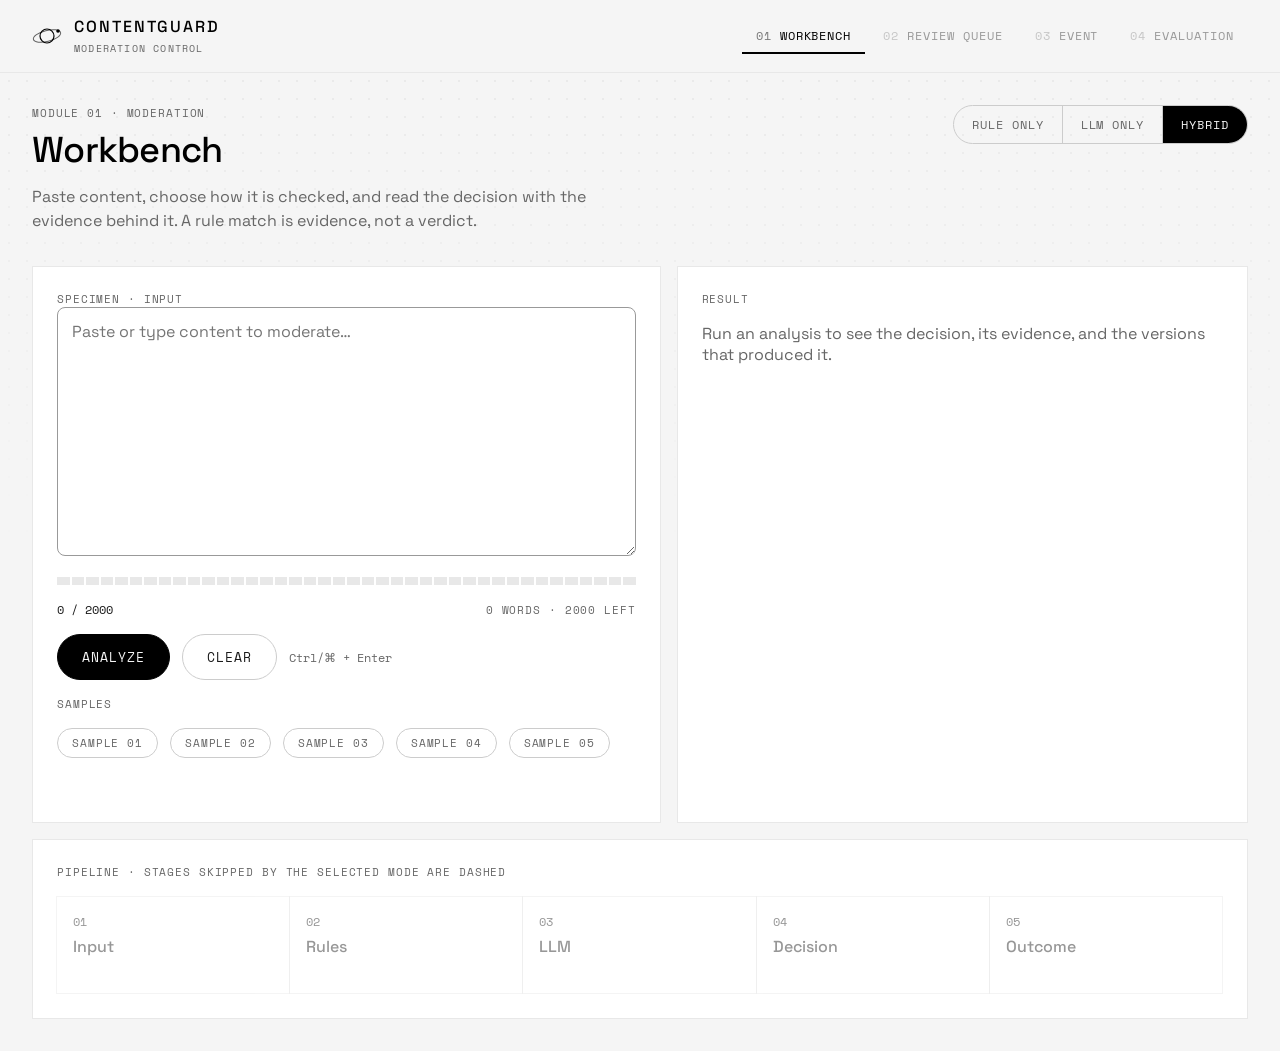
<file: pages/index.html>
<!doctype html>
<html lang="en">
<head>
<meta charset="utf-8">
<meta name="viewport" content="width=device-width, initial-scale=1">
<title>ContentGuard · Workbench</title>
<link rel="stylesheet" href="../assets/theme.css">
</head>
<body>
<header class="site" id="site"></header>
<div class="banner" id="banner" role="status"></div>
<main id="main"></main>
<script src="../js/api.js"></script>
<script src="../js/shell.js"></script>
<script src="../js/workbench.js"></script>
</body>
</html>
</file>
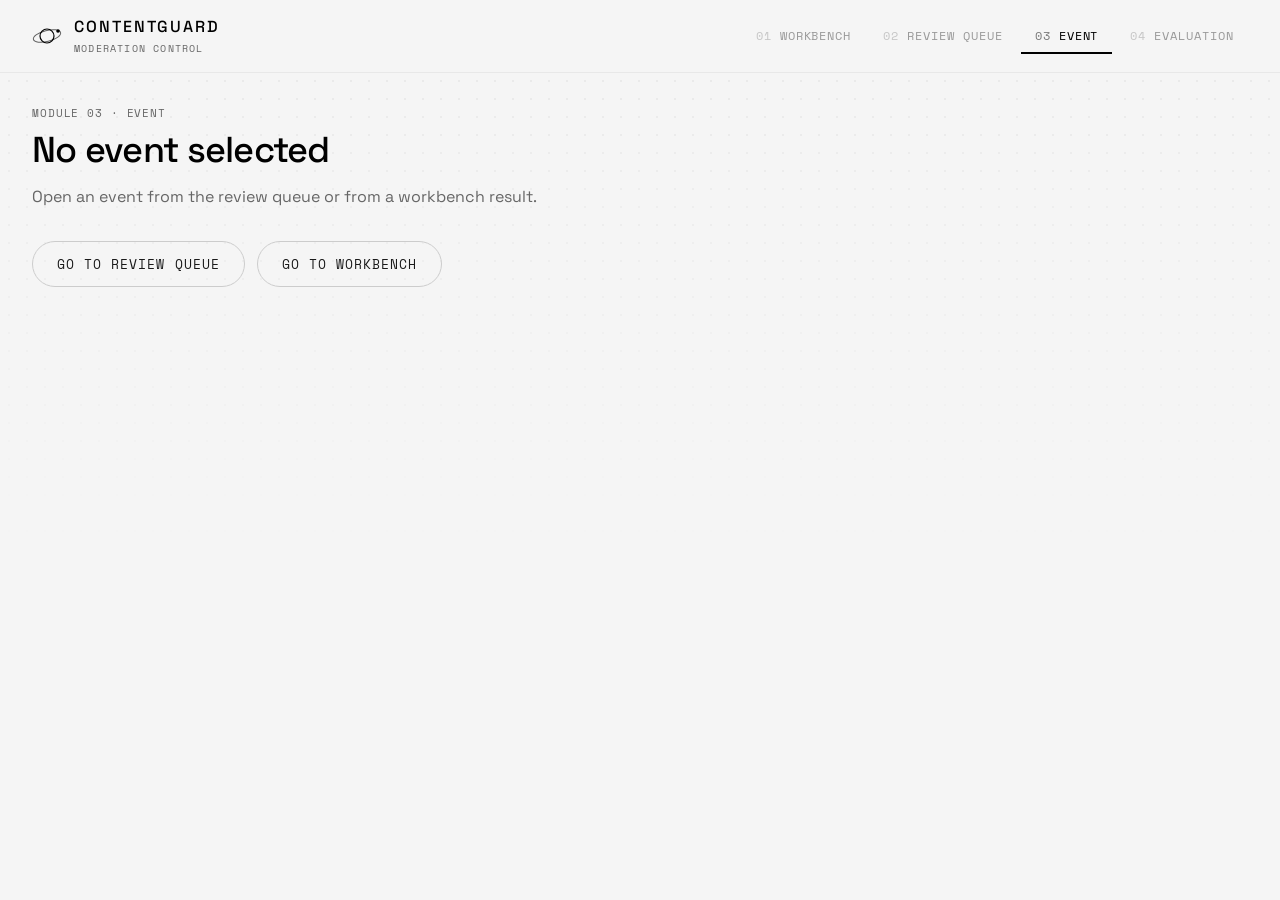
<file: pages/event.html>
<!doctype html>
<html lang="en">
<head>
<meta charset="utf-8">
<meta name="viewport" content="width=device-width, initial-scale=1">
<title>ContentGuard · Event</title>
<link rel="stylesheet" href="../assets/theme.css">
</head>
<body>
<header class="site" id="site"></header>
<div class="banner" id="banner" role="status"></div>
<main id="main"></main>
<script src="../js/api.js"></script>
<script src="../js/shell.js"></script>
<script src="../js/event.js"></script>
</body>
</html>
</file>
<file: assets/theme.css>
/* ContentGuard · Shared design system tokens and components (DESIGN.md).
   Monochrome with functional red reserved strictly for BLOCK and critical errors.
   Outcomes are always identified by glyph and label together, never colour alone. */

@import url('https://fonts.googleapis.com/css2?family=Doto:wght@400;700&family=Space+Grotesk:wght@300;400;500;700&family=Space+Mono:wght@400;700&display=swap');

:root, :root[data-theme="dark"] {
  --black: #000000;
  --surface: #111111;
  --surface-raised: #1A1A1A;
  --border: #222222;
  --border-visible: #333333;
  --input-border: #666666;
  --text-disabled: #666666;
  --text-secondary: #999999;
  --text-primary: #E8E8E8;
  --text-display: #FFFFFF;
  --accent: #D71921;
  --accent-subtle: rgba(215, 25, 33, 0.15);
  --success: #4A9E5C;
  --warning: #D4A843;
  --interactive: #5B9BF6;

  /* Legacy aliases for backwards compatibility */
  --bg: var(--black);
  --surface-2: var(--surface-raised);
  --border-strong: var(--border-visible);
  --text: var(--text-primary);
  --text-muted: var(--text-secondary);

  /* Fonts */
  --font-doto: 'Doto', monospace;
  --sans: 'Space Grotesk', system-ui, -apple-system, sans-serif;
  --mono: 'Space Mono', ui-monospace, Menlo, monospace;

  /* Spacing Scale (8px system) */
  --space-xs: 4px;
  --space-sm: 8px;
  --space-md: 16px;
  --space-lg: 24px;
  --space-xl: 32px;
  --space-2xl: 48px;
  --space-3xl: 64px;
  --space-4xl: 96px;

  /* Motion */
  --ease: cubic-bezier(0.25, 0.1, 0.25, 1);
  --t-micro: 200ms;
  --t-base: 350ms;

  color-scheme: dark;
}

@media (prefers-color-scheme: light) {
  :root:not([data-theme="dark"]) {
    --black: #F5F5F5;
    --surface: #FFFFFF;
    --surface-raised: #F0F0F0;
    --border: #E8E8E8;
    --border-visible: #CCCCCC;
    --input-border: #999999;
    --text-disabled: #999999;
    --text-secondary: #666666;
    --text-primary: #1A1A1A;
    --text-display: #000000;
    --interactive: #007AFF;
    --accent: #D71921;
    --accent-subtle: rgba(215, 25, 33, 0.12);
    --success: #2E7D32;
    --warning: #B26A00;

    --bg: var(--black);
    --surface-2: var(--surface-raised);
    --border-strong: var(--border-visible);
    --text: var(--text-primary);
    --text-muted: var(--text-secondary);

    color-scheme: light;
  }
}

* { box-sizing: border-box; }
html, body {
  margin: 0;
  min-height: 100%;
  color: var(--text-primary);
  font-family: var(--sans);
  -webkit-font-smoothing: antialiased;
}
html { background: var(--black); }
body { position: relative; }
body::before {
  content: "";
  position: fixed;
  inset: 0;
  pointer-events: none;
  z-index: -1;
  background-image: radial-gradient(var(--border-visible) 1px, transparent 1.2px);
  background-size: 18px 18px;
  opacity: .3;
  -webkit-mask-image: linear-gradient(to bottom, #000 0%, transparent 60%);
  mask-image: linear-gradient(to bottom, #000 0%, transparent 60%);
}

h1, h2, h3, p { margin: 0; }
button, input, select, textarea { font: inherit; color: inherit; }
a { color: inherit; }
.mono { font-family: var(--mono); }
.muted { color: var(--text-secondary); }
.small { font-size: 12px; }
.mt { margin-top: var(--space-md); }
.grow { flex: 1; }
.label {
  font-family: var(--mono);
  font-size: 11px;
  letter-spacing: .08em;
  text-transform: uppercase;
  color: var(--text-secondary);
}
.row { display: flex; gap: 12px; align-items: center; flex-wrap: wrap; }
.between { justify-content: space-between; }
:focus-visible { outline: 2px solid var(--text-display); outline-offset: 3px; }

/* ── Header & Navigation ─────────────────────────────── */
.site {
  display: flex;
  align-items: center;
  gap: var(--space-xl);
  padding: var(--space-md) var(--space-xl);
  border-bottom: 1px solid var(--border);
  flex-wrap: wrap;
  background: var(--black);
}
.brand {
  display: flex;
  align-items: center;
  gap: 12px;
  text-decoration: none;
  font-weight: 500;
  letter-spacing: .12em;
  color: var(--text-display);
}
.brand span small {
  display: block;
  margin-top: 4px;
  font: 400 10px var(--mono);
  letter-spacing: .12em;
  color: var(--text-secondary);
}

.tabs {
  display: flex;
  margin-left: auto;
  border: 0;
  gap: var(--space-xs);
}
.tabs a {
  padding: 8px 14px;
  text-decoration: none;
  color: var(--text-disabled);
  font: 12px var(--mono);
  letter-spacing: .08em;
  text-transform: uppercase;
  border-bottom: 2px solid transparent;
  transition: color var(--t-micro) var(--ease), border-color var(--t-micro) var(--ease);
}
.tabs a:hover { color: var(--text-primary); }
.tabs a span { opacity: .5; margin-right: 8px; }
.tabs a[aria-current="page"] {
  background: none;
  color: var(--text-display);
  box-shadow: none;
  border-bottom: 2px solid var(--text-display);
}

.banner {
  display: none;
  padding: 10px var(--space-xl);
  border-bottom: 1px dashed var(--border-visible);
  font: 11px var(--mono);
  letter-spacing: .08em;
  color: var(--text-secondary);
}
.banner.on { display: block; }

/* ── Layout & Typography ─────────────────────────────── */
main {
  max-width: 1280px;
  margin: 0 auto;
  padding: var(--space-xl);
}
.page-title {
  display: flex;
  justify-content: space-between;
  align-items: flex-end;
  gap: var(--space-lg);
  flex-wrap: wrap;
  margin-bottom: var(--space-xl);
}
.page-title h1 {
  font-size: 36px;
  font-weight: 500;
  letter-spacing: -.02em;
  line-height: 1.1;
  margin: 10px 0 14px;
  color: var(--text-display);
}
.page-title p {
  color: var(--text-secondary);
  max-width: 560px;
  line-height: 1.55;
}
.id { font-size: 24px; letter-spacing: -.01em; }

/* ── Surfaces ────────────────────────────────────────── */
.panel {
  background: var(--surface);
  border: 1px solid var(--border);
  padding: var(--space-lg);
  min-width: 0;
}
.panel-inset {
  background: var(--surface-raised);
  border: 1px solid var(--border);
  padding: var(--space-md);
}
.grid { display: grid; gap: var(--space-md); }
.g-2 { grid-template-columns: minmax(0, 1.1fr) minmax(0, 1fr); }
@media (max-width: 900px) {
  .g-2 { grid-template-columns: 1fr; }
  main { padding: 20px; }
  .site { padding: 16px 20px; }
}

/* ── Controls & Buttons ──────────────────────────────── */
.btn {
  display: inline-flex;
  align-items: center;
  justify-content: center;
  gap: 8px;
  padding: 12px 24px;
  min-height: 44px;
  border-radius: 999px;
  border: 1px solid var(--border-visible);
  background: transparent;
  font: 13px var(--mono);
  letter-spacing: .08em;
  text-transform: uppercase;
  cursor: pointer;
  text-decoration: none;
  transition: background var(--t-micro) var(--ease), color var(--t-micro) var(--ease), border-color var(--t-micro) var(--ease);
}
.btn:hover:not(:disabled) {
  border-color: var(--text-display);
  color: var(--text-display);
}
.btn:disabled { opacity: .35; cursor: not-allowed; }
.btn-primary {
  background: var(--text-display);
  color: var(--black);
  border-color: var(--text-display);
}
.btn-primary:hover:not(:disabled) {
  background: #ffffff;
  color: #000000;
}
.btn-sm {
  padding: 8px 16px;
  min-height: 36px;
  font-size: 12px;
}

.chip {
  display: inline-block;
  padding: 6px 14px;
  border-radius: 999px;
  border: 1px solid var(--border-visible);
  font: 11px var(--mono);
  letter-spacing: .08em;
  text-transform: uppercase;
  color: var(--text-secondary);
  background: none;
  transition: color var(--t-micro) var(--ease), border-color var(--t-micro) var(--ease);
}
button.chip { cursor: pointer; }
button.chip:hover {
  color: var(--text-display);
  border-color: var(--text-display);
}

.switch {
  display: inline-flex;
  border: 1px solid var(--border-visible);
  border-radius: 999px;
  overflow: hidden;
  align-self: flex-start;
}
.switch button {
  background: none;
  border: 0;
  border-right: 1px solid var(--border-visible);
  color: var(--text-secondary);
  padding: 10px 18px;
  font: 12px var(--mono);
  letter-spacing: .08em;
  text-transform: uppercase;
  cursor: pointer;
  transition: background var(--t-micro) var(--ease), color var(--t-micro) var(--ease);
}
.switch button:last-child { border-right: 0; }
.switch button:hover { color: var(--text-display); }
.switch button[aria-checked="true"] {
  background: var(--text-display);
  color: var(--black);
}

textarea, input[type="search"], select {
  width: 100%;
  background: var(--surface);
  border: 1px solid var(--input-border);
  border-radius: 8px;
  padding: 12px 14px;
  color: var(--text-primary);
  transition: border-color var(--t-micro) var(--ease);
}
textarea { font-size: 16px; line-height: 1.55; resize: vertical; min-height: 120px; }
textarea:focus, input:focus, select:focus {
  outline: none;
  border-color: var(--text-display);
}
textarea[aria-invalid="true"], input[aria-invalid="true"] {
  border-color: var(--accent);
}
.fld { display: flex; flex-direction: column; gap: 8px; min-width: 0; }
.fld select, .fld input { min-width: 160px; width: auto; }
.fld.grow input { width: 100%; min-width: 0; }

/* ── Status Pills (Glyph + Label, Outline style for BLOCK) ── */
.pill {
  display: inline-flex;
  align-items: center;
  gap: 8px;
  padding: 6px 12px;
  border-radius: 999px;
  border: 1px solid currentColor;
  font: 500 12px var(--mono);
  letter-spacing: .08em;
  text-transform: uppercase;
  color: var(--text-primary);
  white-space: nowrap;
}
.pill::before { line-height: 1; font-size: 12px; }
.pill[data-o="ALLOW"]::before { content: "○"; }
.pill[data-o="WARN"]::before { content: "◐"; }
.pill[data-o="REVIEW"] { border-style: dashed; }
.pill[data-o="REVIEW"]::before { content: "◇"; }
.pill[data-o="BLOCK"] {
  background: transparent;
  border-color: var(--accent);
  color: var(--accent);
}
.pill[data-o="BLOCK"]::before { content: "■"; }

/* ── Decision Strip & Outcome Hero ───────────────────── */
.strip {
  display: grid;
  grid-template-columns: repeat(4, 1fr);
  border: 1px solid var(--border);
}
.strip > div {
  padding: 18px 10px;
  border-right: 1px solid var(--border);
  font: 12px var(--mono);
  letter-spacing: .08em;
  text-transform: uppercase;
  color: var(--text-secondary);
  text-align: center;
  transition: background var(--t-base) var(--ease), color var(--t-base) var(--ease);
}
.strip > div:last-child { border-right: 0; }
.strip > div small { display: block; font-size: 20px; margin-bottom: 6px; }
.strip > div.on { background: var(--text-display); color: var(--black); }
.strip > div.on[data-o="BLOCK"] { background: var(--accent); color: #ffffff; }

.outcome {
  font: 700 72px/1 var(--font-doto), var(--mono);
  letter-spacing: -.02em;
  margin: 12px 0;
  color: var(--text-display);
  animation: fade var(--t-base) var(--ease) both;
}
.outcome[data-o="BLOCK"] { color: var(--accent); }

/* ── Severity Ladder ─────────────────────────────────── */
.sev { display: flex; align-items: flex-end; gap: 14px; }
.ladder { display: flex; align-items: flex-end; gap: 5px; height: 48px; }
.ladder i { width: 12px; background: var(--border); transition: background var(--t-micro) var(--ease); }
.ladder i.on { background: var(--text-display); }

/* ── Segmented Progress Bars (Discrete 20-block) ────── */
.trace { list-style: none; margin: 0; padding: 0; }
.trace li {
  display: grid;
  grid-template-columns: 64px minmax(0, 1fr) 140px 52px;
  gap: 12px;
  align-items: center;
  padding: 12px 0;
  border-bottom: 1px solid var(--border);
  font-size: 14px;
}
.src {
  font: 10px var(--mono);
  letter-spacing: .08em;
  color: var(--text-secondary);
  border: 1px solid var(--border-visible);
  border-radius: 4px;
  padding: 3px 6px;
  text-align: center;
}
.bar {
  display: grid;
  grid-template-columns: repeat(20, 1fr);
  gap: 2px;
  height: 8px;
  background: none;
}
.bar i {
  background: var(--border);
  height: 100%;
}
.bar i.on {
  background: var(--text-display);
}

/* ── Tiles & Metrics ─────────────────────────────────── */
.tiles {
  display: grid;
  grid-template-columns: repeat(auto-fit, minmax(150px, 1fr));
  gap: 1px;
  background: var(--border);
  border: 1px solid var(--border);
}
.tile {
  background: var(--surface);
  padding: 20px 20px 16px;
  min-width: 0;
}
.tile .v {
  font: 500 24px var(--mono);
  margin: 8px 0 4px;
  letter-spacing: -.02em;
  color: var(--text-display);
}
.tile .v.sm {
  font-size: 13px;
  word-break: break-all;
  letter-spacing: 0;
  margin: 12px 0 0;
}
.tiles-sm .tile .v { font-size: 20px; }

/* ── Input Length Meter (40-Segment) ─────────────────── */
.meter {
  display: grid;
  grid-template-columns: repeat(40, 1fr);
  gap: 2px;
  height: 8px;
  margin-top: var(--space-md);
}
.meter i { background: var(--border); transition: background var(--t-micro) var(--ease); }
.meter i.on { background: var(--text-secondary); }
.meter i.hot { background: var(--text-display); }
.meter i.over { background: var(--accent); }

/* ── Pipeline Progression (Bracket/Text status) ──────── */
.pipe {
  display: grid;
  grid-template-columns: repeat(5, 1fr);
  margin-top: var(--space-md);
}
.node {
  padding: 16px;
  border: 1px solid var(--border);
  margin-left: -1px;
  display: flex;
  flex-direction: column;
  gap: 6px;
  opacity: .45;
  transition: opacity var(--t-base) var(--ease), border-color var(--t-base) var(--ease);
}
.node b { font-weight: 500; }
.node small {
  color: var(--text-secondary);
  font: 11px var(--mono);
  letter-spacing: .08em;
  text-transform: uppercase;
  min-height: 14px;
}
.node.skip { border-style: dashed; opacity: .3; }
.node.run {
  opacity: 1;
  border-color: var(--text-display);
}
.node.done { opacity: 1; border-color: var(--border-visible); }
.node[data-o] { opacity: 1; border-color: var(--text-display); }
.node[data-o="BLOCK"] {
  border-color: var(--accent);
  background: var(--accent-subtle);
}
@media (max-width: 700px) { .pipe { grid-template-columns: repeat(2, 1fr); } }

/* ── Tables & Data Grids ─────────────────────────────── */
.tablewrap { padding: 0; overflow: auto; }
table.thin { width: 100%; border-collapse: collapse; font-size: 14px; }
table.thin th {
  font: 11px var(--mono);
  letter-spacing: .08em;
  text-transform: uppercase;
  color: var(--text-secondary);
  text-align: left;
  font-weight: 400;
  padding: 14px 12px;
  border-bottom: 1px solid var(--border-visible);
  white-space: nowrap;
}
table.thin td {
  padding: 14px 12px;
  border-bottom: 1px solid var(--border);
  vertical-align: middle;
}
table.thin tbody tr[data-case] { cursor: pointer; }
table.thin tbody tr:hover td { background: var(--surface-raised); }
table.thin tbody tr[aria-selected="true"] td { background: var(--surface-raised); }
table.thin tbody tr[aria-selected="true"] td:first-child {
  border-left: 2px solid var(--accent);
}
.filters {
  display: flex;
  gap: 16px;
  flex-wrap: wrap;
  align-items: flex-end;
  margin-bottom: var(--space-md);
  padding: 18px 24px;
}
.empty {
  padding: 96px 24px;
  text-align: center;
  color: var(--text-disabled);
  border: 0;
}

/* ── Modal Dialog & Scrim ────────────────────────────── */
.drawer {
  position: fixed;
  top: 50%;
  left: 50%;
  transform: translate(-50%, -50%) scale(0.98);
  width: min(520px, calc(100vw - 32px));
  max-height: calc(100vh - 64px);
  background: var(--surface);
  border: 1px solid var(--border-visible);
  border-radius: 8px;
  padding: 28px;
  overflow-y: auto;
  opacity: 0;
  visibility: hidden;
  transition: opacity var(--t-base) var(--ease), transform var(--t-base) var(--ease), visibility var(--t-base);
  z-index: 30;
}
.drawer.open {
  transform: translate(-50%, -50%) scale(1);
  opacity: 1;
  visibility: visible;
}
.scrim {
  position: fixed;
  inset: 0;
  background: rgba(0, 0, 0, 0.8);
  opacity: 0;
  pointer-events: none;
  transition: opacity var(--t-base) var(--ease);
  z-index: 25;
}
.scrim.on { opacity: 1; pointer-events: auto; }

@media (max-width: 600px) {
  .drawer {
    top: auto;
    bottom: 0;
    left: 0;
    right: 0;
    transform: translateY(100%);
    width: 100%;
    max-height: 85vh;
    border-radius: 16px 16px 0 0;
    border-bottom: 0;
  }
  .drawer.open { transform: translateY(0); }
}

.radios { display: grid; grid-template-columns: repeat(3, 1fr); gap: 8px; }
.opt { position: relative; cursor: pointer; }
.opt input { position: absolute; opacity: 0; pointer-events: none; }
.opt span {
  display: block;
  border: 1px solid var(--border-visible);
  border-radius: 6px;
  padding: 12px;
  text-align: center;
  font: 12px var(--mono);
  letter-spacing: .08em;
  transition: background var(--t-micro) var(--ease), color var(--t-micro) var(--ease);
}
.opt input:checked + span {
  background: var(--text-display);
  color: var(--black);
}
.opt input:focus-visible + span {
  outline: 2px solid var(--text-display);
  outline-offset: 3px;
}
.timeline {
  list-style: none;
  margin: 0;
  padding: 0 0 0 22px;
  border-left: 1px solid var(--border-visible);
}
.timeline li {
  position: relative;
  padding: 0 0 18px;
  font-size: 14px;
}
.timeline li::before {
  content: "";
  position: absolute;
  left: -27px;
  top: 4px;
  width: 9px;
  height: 9px;
  border: 1px solid var(--text-display);
  background: var(--black);
}

/* ── Event Chain ─────────────────────────────────────── */
.chain { display: grid; grid-template-columns: 1fr auto 1fr; gap: 16px; align-items: center; }
.chain .link { display: flex; flex-direction: column; gap: 10px; align-items: flex-start; }
.arrow { font: 24px var(--mono); color: var(--text-secondary); }
.kv {
  display: flex;
  justify-content: space-between;
  align-items: center;
  gap: 12px;
  padding: 12px 0;
  border-bottom: 1px solid var(--border);
  font-size: 14px;
}
.kv > span:last-child { font: 13px var(--mono); }

/* ── Evaluation & Confusion Matrices ─────────────────── */
.hero-metric {
  background: var(--surface);
  border: 1px solid var(--border);
  padding: var(--space-xl);
  display: flex;
  align-items: center;
  justify-content: space-between;
  flex-wrap: wrap;
  gap: var(--space-lg);
}
.hero-f1 {
  font: 700 72px/1 var(--font-doto), var(--mono);
  color: var(--text-display);
  margin-top: 8px;
}
.stat-row {
  display: flex;
  gap: var(--space-xl);
  flex-wrap: wrap;
  align-items: center;
  padding: var(--space-md) var(--space-lg);
  background: var(--surface-raised);
  border: 1px solid var(--border);
}
.stat-item {
  display: flex;
  flex-direction: column;
  gap: 4px;
}
.stat-item .val {
  font: 500 20px var(--mono);
  color: var(--text-display);
}

.cm { display: grid; grid-template-columns: repeat(auto-fit, minmax(230px, 1fr)); gap: 16px; }
.cmcat { border: 1px solid var(--border); padding: 18px; }
.cmgrid { display: grid; grid-template-columns: 1fr 1fr; gap: 1px; background: var(--border); margin-top: 14px; }
.cell { background: var(--surface); padding: 12px; }
.cell b { display: block; font: 500 22px var(--mono); color: var(--text-display); }
.cell span {
  font: 10px var(--mono);
  letter-spacing: .08em;
  color: var(--text-secondary);
  text-transform: uppercase;
}
.dotfield { display: grid; grid-template-columns: repeat(10, 5px); gap: 3px; margin-top: 10px; }
.dotfield i { width: 5px; height: 5px; border-radius: 50%; background: var(--border); }
.dotfield i.on { background: var(--text-display); }

/* ── Motion & Animation (Subtle Fade Only) ────────────── */
@keyframes fade { from { opacity: 0; } to { opacity: 1; } }
.fade-in { animation: fade var(--t-base) var(--ease) both; }

/* ── Helper utilities ────────────────────────────────── */
.err-msg { min-height: 24px; font-size: 12px; color: var(--accent); }
.lead-text { line-height: 1.6; }

@media (prefers-reduced-motion: reduce) {
  *, *::before, *::after {
    animation: none !important;
    transition: none !important;
  }
}
</file>
